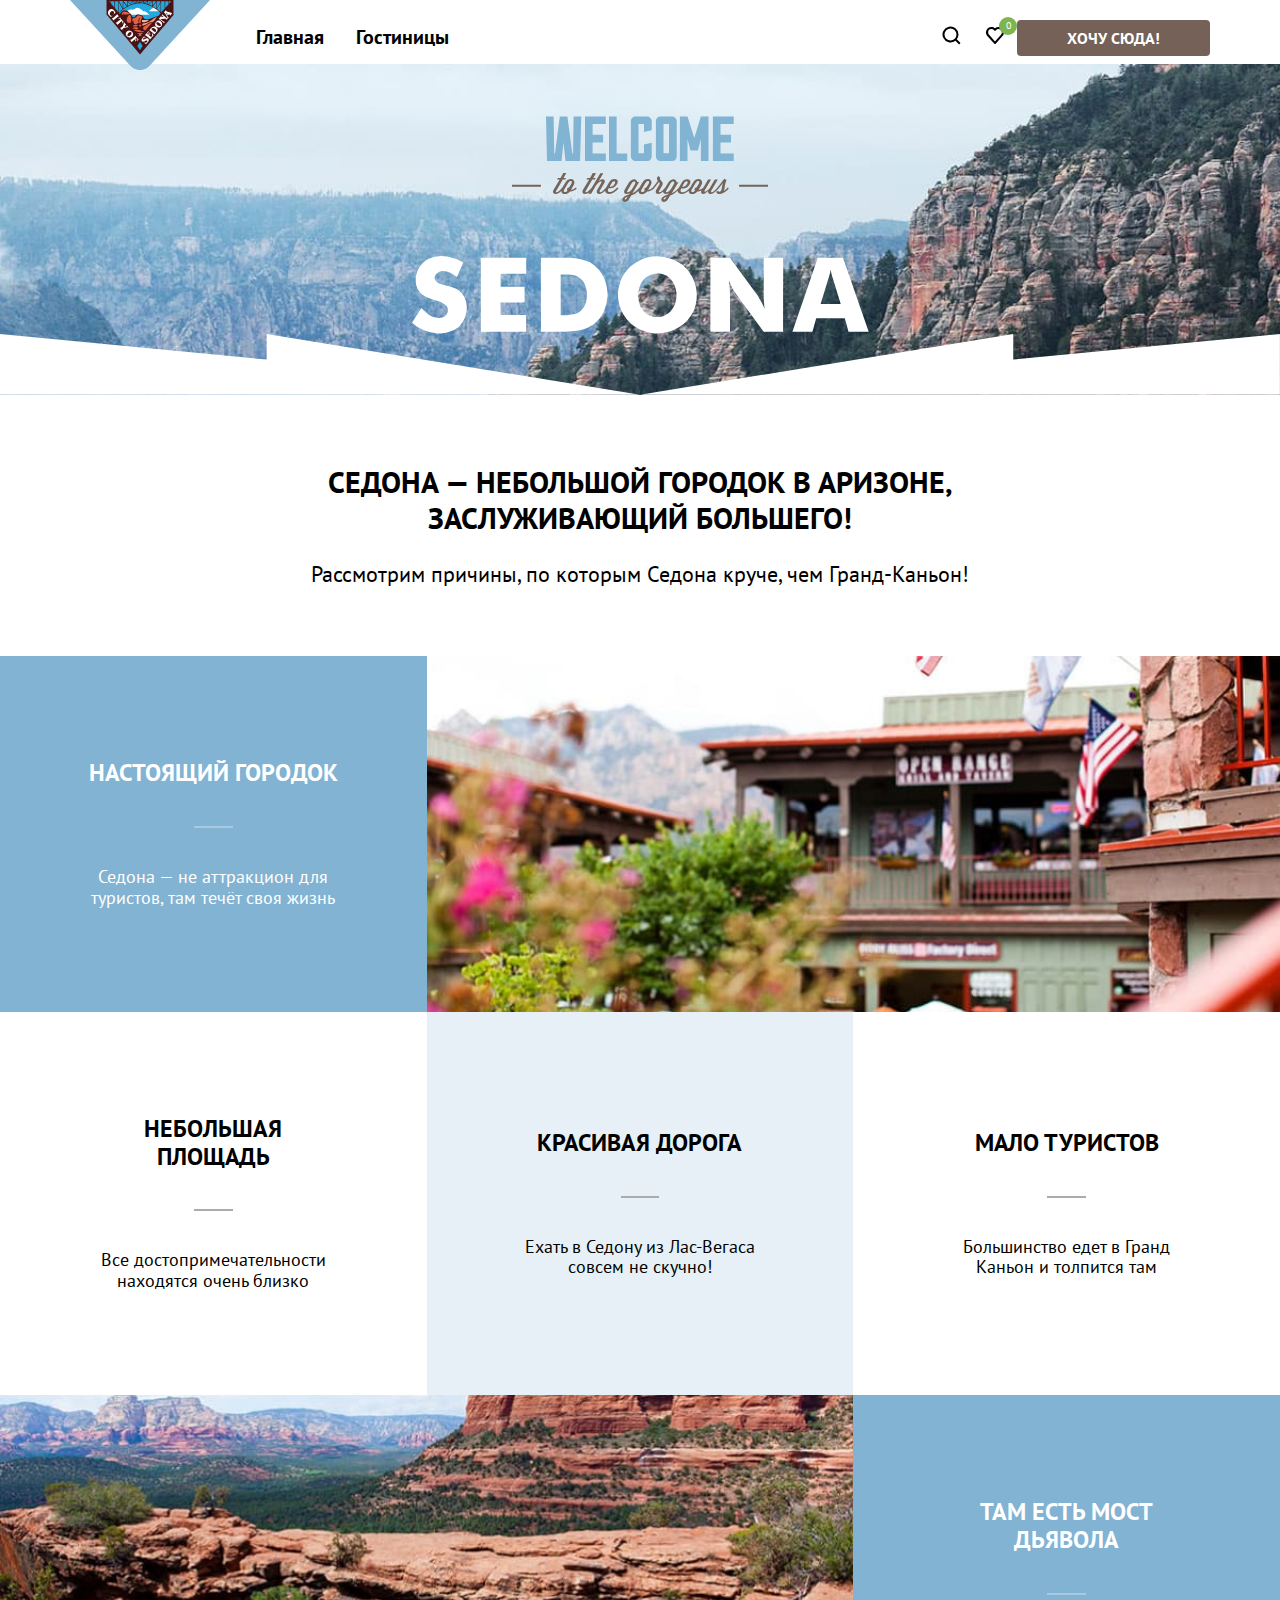
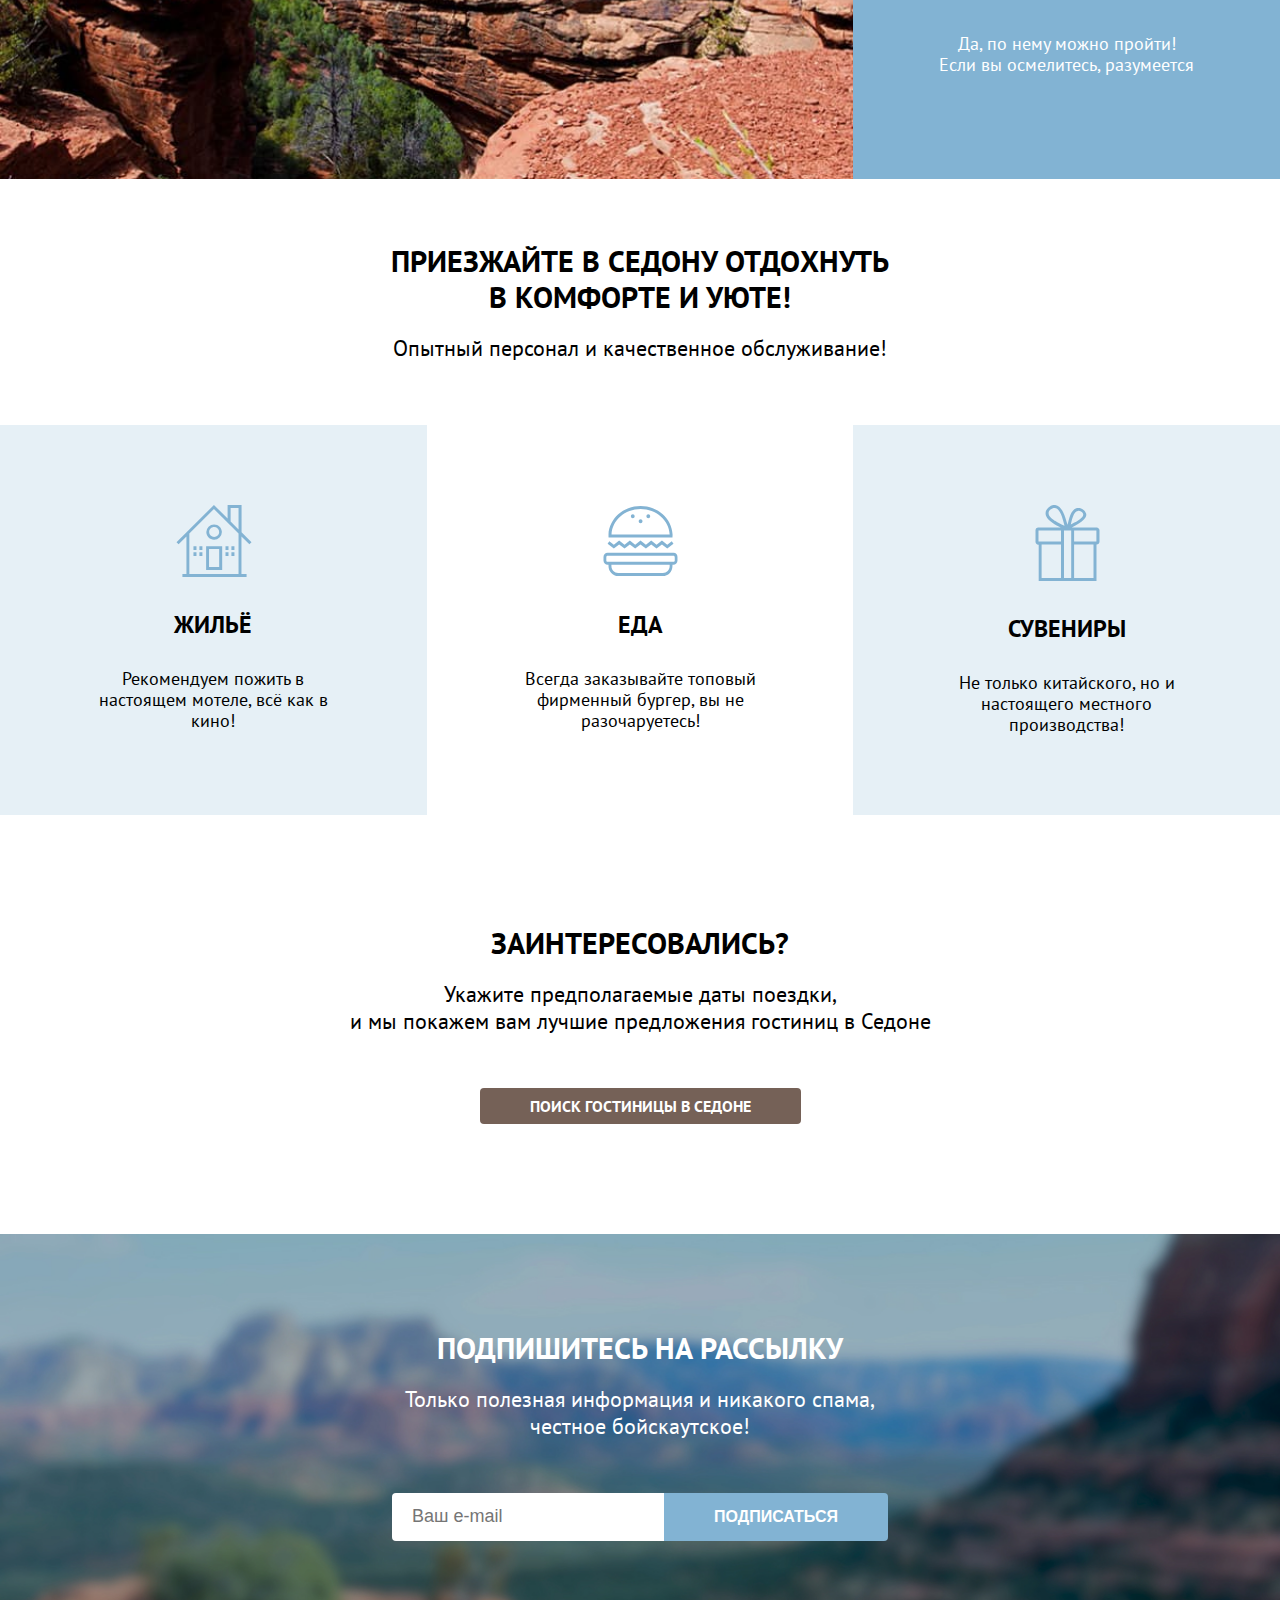
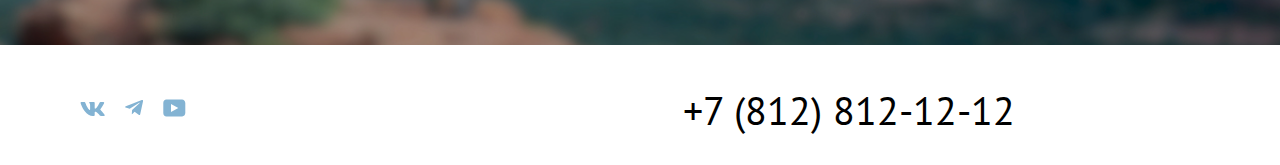
<file: index.html>
<!DOCTYPE html>
<html lang="ru">
  <head>
    <meta charset="UTF-8">
    <meta name="viewport" content="width=device-width, initial-scale=1.0">
    <link rel="stylesheet" href="styles/index.css">
    <title>Sity of Sedona</title>
    <script src="scripts/scripts.js" defer></script>
  </head>
  <body>
    <header class = "header">
      <logo class = "header__logo">
        <svg aria-hidden="true" focusable = "false" xmlns="http://www.w3.org/2000/svg" width="140" height="70" fill="none" class="navigation__logo"><g clip-path="url(#a)"><path fill="#81B3D3" d="M140 0H0l60.36 65.7c5.28 5.8 14 5.8 19.28 0L140 0Z"/><path fill="#23A9E1" d="M37.23.5 69.8 38.4 102.26.7 37.23.5Z"/><path fill="#fff" d="M61.99 14.7h17.55c-1.32-.8-4.47-4.6-6.1-3.2-.1.1-4.96-5.7-8.1-2.9-2.75 2.5-4.06-.3-7.1 1.6-3.66 2.4 2.02 3.7 3.75 4.5Zm27.08-3.5-9.94.1c3.96-4.5 5.68-4 9.94-.1Z"/><path fill="#491213" d="M99.01 3.6V1.2h2.13l-2.13 2.4ZM49.11 13c.1.1 2.43-2.4 6.18-4.9 3.45-2.3 8.72-4.9 14.6-4.9 5.9 0 11.27 2.7 14.72 5 3.75 2.4 6.09 4.8 6.19 4.9l-2.54 3c-4.56.6-7.81 3.9-12.27 3.2-2.24-.4-2.34-1.6-2.95-2.9-.5-1-1.32-.8-2.33-1.2-.91-.4-1.52-1.1-3.45-.7-1.62.4-1.83 2.9-3.96 2.8-1.11-.1-1.21-1.6-2.84-3.6-4.16-4.9-7.95-4.29-10.59.21L49.1 13ZM40.57 1.2v1.9l-1.62-1.9h1.62Zm54.68 0h3.25v3L95.26 8V1.2ZM91.1 12.6V1.2h3.55v7.4l-3.55 4Zm-.5-10.4v9.9a26.33 26.33 0 0 0-3.66-3l3.65-6.9Zm-4.17-.3v6.8c-.5-.3-.9-.7-1.52-1-.7-.4-1.42-.9-2.23-1.3l3.75-4.5Zm-4.46-.2V6c-1.01-.5-2.13-1-3.14-1.5l3.14-2.8Zm.61-.5h3.75l-3.75 4.6V1.2Zm4.36 0h3.65l-3.65 7.1V1.2Zm-8.93 0h3.96l-3.55 3.1c-.1 0-.2-.1-.3-.1l-.1-3Zm-.5.4V4c-1.02-.4-2.03-.7-3.15-.9l3.15-1.5Zm-4.26 0v1.3L71 2.6l2.24-1Zm-6.9 0 2.23 1c-.81 0-1.52.1-2.23.3V1.6Zm-4.16 0 3.14 1.5c-1.11.2-2.13.5-3.14.9V1.6Zm3.65 1.2L62.5 1.2h3.35v1.6Zm3.55-.4-2.84-1.3h2.84v1.3Zm.71-1.2h2.94L70.1 2.5V1.2Zm3.76 0h3.24l-3.24 1.6V1.2ZM61.28 4.3l-3.56-3.1h3.96v3l-.4.1Zm-3.66-2.6 3.15 2.7c-1.12.4-2.13.9-3.15 1.5V1.7Zm-4.36.2 3.65 4.5a22.9 22.9 0 0 0-3.65 2.4V1.9ZM49 2.2l3.65 7c-1.32 1-2.53 2-3.65 3.2V2.2Zm3.75 6L49.1 1.1h3.65v7.1Zm4.37-2.5-3.76-4.6h3.76v4.6ZM44.33 7.5 41.1 3.7V1.2h3.24v6.3Zm.61-6.3h3.55v11.2l-3.55-4.2v-7ZM36.52 0v14.6L70 54.5 103.48 15V0H36.52Z"/><path fill="#23A9E1" d="M67.36 46 70 41.8l2.64 4.2L70 50.2 67.36 46Z"/><path fill="#DC6243" d="M75.28 30.6c-3.45-2-2.64-3.5.2-4.9 1.52-.7 4.87-3.4 6.19-2.5l-6.4 7.4Zm-2.34 2.5c-2.03-.1-4.36-.4-6.39.1 1.22.3 4.26 1.2 1.42 1.9 1.02 1.4 2.64 1.3 3.65.1-.4-.2-.7-.5-1.01-.7 1.11-.3 2.13-.9 2.33-1.4Zm1.22-1.6c-.91-.8-1.93-.8-2.74 0-1.22-2.1-5.48-1.4-7.5-1.7 1.1 2.6 9.73 3.1 10.24 1.7Zm-6.9-2.2c-1.62-.5-6.9-.4-3.45-1.8 1.12-.4 6.8.1 3.45 1.8Zm2.03-3c-.5-1.1.4-2.4 1.72-1.4 1.22.8-.6 2-1.72 1.4Zm-2.94.1c-2.34.7-5.38-.8-1.63-1.5 2.34-.5 4.77.5 1.63 1.5-.1 0 .1 0 0 0Zm-2.64-6.2c-.5 1.6-1.52 1.9-1.42 0 .1-2.3 1.62-1.7 3.25-2.6 1.31-.7 2.03-3.4 4.36-1.8 1.01.7 2.23.1 2.53 1.2 0-.1-2.94 6.7-1.31 6.7-3.25 0-1.83-3.8-.61-6.4-1.22.6-3.15 4.3-1.52 5-.82 1.1-3.45 2.6-4.77 1.5-1.12-1-.51-2.3-.51-3.6ZM59.65 23c-5.68 0-1.82-8.6.1-8.1 2.24.7 1.93 8.2-.1 8.1Zm-6.29-8.2c-2.64-.1-1.52-2.6.3-3.1 1.73-.5 5.28 1.1 6.5 2.2-1.83.6-4.16.5-6.19.6-.2-2-.7-1.3-.6.3Z"/><path fill="#F49774" d="M72.84 25.8c-2.94-3 4.36-2.7 5.58-3.8.81.3 7.1-5.4 8.62-5-1.11 1.3-3.45 5.3-5.07 5.3-1.32 0-2.64-.2-3.65.7-1.52 1.4-3.96 2.1-5.48 2.8Z"/><path fill="#F4B1A4" d="M73.75 22.2c-1.62.9-3.14-2.5-.3-2.2 1.83.2 3.75-.2 5.48.1a5.99 5.99 0 0 1-5.18 2.1Z"/><path fill="#fff" d="M51.84 20.9c.3.4.6.8.5 1.4 0 .4-.6 1-.2 1.2l1.53-1.8c-.4-.1-3.55-3.8-3.55-4.2l-2.13 1.1c.1.4.8 0 1.21 0 .51 0 .92.4 1.32.7-1.11.9-3.85 3.3-4.16 3.3-.1 0-.7-.4-.7 0 0 .2.6.7.7.8l1.42 1.7c.4-.2-.1-.5.1-.8.1-.2 3.25-2.7 3.96-3.4Zm-3.45-4.5c.3-.1.4.3.61 0l-1.62-1.9c-.2-.3-.51-.6-.51 0 .1.4-4.06 3.7-4.26 3.8-.3.1-.5-.3-.71.1l1.42 1.7c.2.2.3.4.5.6.2.2.1-.4.1-.4-.1-.3.31-.6.62-.8 1.01-1 3.55-3.1 3.85-3.1Zm-5.78-.6c-1.12.3-2.44-.1-2.74-1.3-.4-1.2.4-2.4 1.32-3.1.91-.7 2.33-.6 2.84.5.2.5.1 1.1-.1 1.6-.1.3-.4.6 0 .8.6-.7 1.11-1.4 1.72-2.1-.7-.4-1.01-1.1-1.52-1.7-.6-.7-1.32-1.4-2.33-1.5-1.93-.3-3.65 1.7-3.86 3.4-.1.9.2 1.8.81 2.6.51.6 1.22 1.1 1.63 1.8.2.1 1.82-.7 2.13-.8.2 0 .1-.1.1-.2 0 0-.5.2 0 0Zm25.87 23.6c-.71-.5-2.64-3-3.05-3.5l-.2-.3-.2.1c-.1.1.1.4 0 .6-.5.8-3.75 3.2-3.96 3.4-.4.2-.8-.1-1.01.2.5.6 1.82 2.3 2.03 2.3.3 0 .1-.5.1-.6.1-.2 1.72-1.6 2.33-2.1.2-.2.4.3.61.5.2.3.3.7.2 1-.1.2-.5.6-.2.8.4-.5 1.52-1.8 1.73-2 .2-.2-.41 0-.3-.1-.21.1-.52.2-.72 0-.1 0-.71-.7-.6-.8.3-.2.6-.6 1-.7.62-.1 1.02 1 1.12 1.4.1.4.1.8-.1 1.1-.1.3-.3.5 0 .6l1.42-1.9c0 .1-.1.1-.2 0 .1.1-.1 0 0 0Zm-9.34-8.9c-.7 0-1.42.3-2.02.8a3.52 3.52 0 0 0-.51 4.8c1.32 1.7 3.45 1.9 5.17.7a3.52 3.52 0 0 0 .51-4.8 4.1 4.1 0 0 0-3.14-1.5Zm1.22 1.4c.92-.1 1.52.8 1.12 1.8-.4 1-1.42 2-2.44 2.4-1.21.5-2.03-.5-1.52-1.7.4-1 1.42-2 2.44-2.4.1 0 .2-.1.4-.1Zm-2.84-4.6c.3 0 .61.4.81 0l-1.42-1.7c-.4.2 0 .4-.1.6-.2.3-1.72.5-2.13.6.1-.4.61-1.7.81-1.8.4-.3.61.3.81-.1l-1.82-2.1c-.2-.2-.4-.7-.61-.4 0 0 0 1-.1 1.1-.1.2-.61 2.4-1.22 2.9-.3.3-1.52 1.3-1.83 1.4-.3.1-.5-.4-.8 0l1.62 1.9c.1.1.4.6.5.6.3.1 0-.6.1-.7.1-.3 1.63-1.8 2.34-1.9.91-.2 2.03-.5 3.04-.4-.2 0 .2 0 0 0ZM82.07 34c.1.4.2.9.1 1.3-.1.6-.6 1.9-1.42 1.5-.8-.4-1.42-1.1-2.13-1.7.51-.6 1.02-1.1 1.93-.8.2.1.4 0 .2-.2-.3-.2-2.03-1.3-2.13-1.2-.2.2.3.6.1 1-.1.3-.4.5-.6.8-.51-.4-1.22-.8-.71-1.5.4-.4.8-.8 1.42-.9.4-.1 1.21.3 1.31-.1-.7-.3-1.42-.7-2.13-1 .1.5-2.23 2.9-2.73 3.5-.1.1-.41.4-.41.5 0 .3.4.1.4.1.31-.1 4.47 3.3 4.57 3.6.1.2-.1.4 0 .5 0 0 .1.1.2.1.3-.3 2.95-3.9 3.55-4l-1.52-2.4c-.4.2-.1.7 0 .9Zm-4.06 4.4c-1.31-.9-3.65.8-4.05 1-.71.3-1.22-.4-.81-1 .3-.5.9-.8 1.52-.8.2 0 .91.1.91 0 .1-.1.1-.1 0-.2-.6-.4-1.12-.8-1.72-1.1-.1.7-.92 1.1-1.32 1.6-.51.6-1.02 1.3-1.02 2s.4 1.4 1.12 1.7c.7.4 1.52.1 2.23-.3.4-.3.81-.6 1.22-.8.6-.3 1.52 0 1.32.8-.2.7-.92 1.3-1.63 1.5-.4.1-.8.1-1.21-.1-.3-.1-.61-.5-.82-.1l2.34 1.6c.1-.5.3-.7.7-1 .51-.4.92-.9 1.33-1.4.8-.9 1.11-2.5-.1-3.4Zm17.86-28.1c0 .1 0 .1 0 0l-.91 1-.81 1c-.2.2-.3.3 0 .5.5-.3 3.55 4.8 3.34 5.5-.5.2-4.56-3.3-4.66-3.5 0-.1.2-.7-.1-.6-.1 0-.51.6-.61.7l-.61.7c.2.3.3 0 .6 0 .2.1 1.22.9 1.53 1.1-.51 0-1.73.1-1.93.1-.6.1-.3-.4-.71-.6L89.48 18l-.91 1v.1c.2.2.1.1.4 0 .3-.1 4.36 3.2 4.46 3.4.2.3-.1.6.3.8l1.23-1.4c.1-.1.1-.1 0-.1-.3-.2-.3.1-.71.1-.3-.1-2.95-2.2-3.86-3l5.38-.2c.2 0 .7.6.7.8-.1.2-.3.4 0 .5.31-.4.62-.7.92-1.1l.1-.2c.1 0 .1-.1.1-.2l.1-.1c.31-.3 1.22-1.3 1.12-1.4-.3-.3-.4.3-.81 0-.2-.2-.81-1.2-.91-1.4-.2-.3.4-.6.6-.7.51-.3 2.14-.8 2.34.2 0 .2-.2.4-.1.5 0 0 .1.2.2.1l2.13-2.6-.2-.2c-.5.5-5.58-1.5-5.89-1.8-.1-.2-.1-.8-.3-.8Zm-.2 2.6c.8.3 1.52.6 2.33 1l-.6.3c-.21.1-.41.3-.62.5l-1.11-1.8Zm-6.7 7.7a3.7 3.7 0 0 0-3.04 1.3c-1.22 1.5-1.12 3.7.4 4.9 1.53 1.2 3.76.9 4.97-.5 1.22-1.5 1.12-3.7-.4-4.9-.5-.4-1.22-.7-1.93-.8Zm-1.42 1.6c.6 0 1.32.4 1.73.7.8.5 2.23 1.7 1.52 2.7 0-.1.1-.1-.1.1-.82.8-2.24.1-2.95-.5-.7-.5-2.03-1.7-1.21-2.7.3-.2.6-.3 1.01-.3Zm-3.14 4.3a4 4 0 0 0-3.35 1.6c-.61.8-1.32 1.5-1.93 2.3.2.3.5-.1.81.1.3.2 4.16 3.3 4.16 3.5.1.3-.2.4.1.6.1.1 2.94-3.4 3.25-4 .4-1.1.1-2.4-.81-3.2.1.1.2.1 0 0-.81-.6-1.52-.9-2.23-.9Zm-1.12 1.6h.3c1.42.4 3.45 2.1 2.13 3.6l-.4.4c-.2.2-4.26-3-4.06-3.2.4-.5 1.32-.9 2.03-.8Z"/></g><defs><clipPath id="a"><path fill="#fff" d="M0 0h140v70H0z"/></clipPath></defs></svg>
      </logo>
      <nav  class="header__navigation">
        <ul class="header__menu">
          <li class="header__item">
            <a class="header__link" href="index.html">Главная</a>
          </li>
          <li class="header__item ">
            <a class="header__link" href="catalog.html">Гостиницы</a>
          </li>
        </ul>
        <ul class="menu-user header__menu-user">
          <li class="menu-user__item">
            <a class="menu-user__link" href="#">
              <svg aria-hidden="true" focusable = "false" xmlns="http://www.w3.org/2000/svg" width="20" height="20" fill="none"><path fill="#000" d="m19.5 18-3.7-3.7a8 8 0 0 0 1.7-4.8 8 8 0 1 0-3.1 6.3l3.7 3.7 1.4-1.5Zm-10-2.5a6 6 0 0 1-6-6 6 6 0 0 1 12 0 6 6 0 0 1-6 6Z"/></svg>
              <span class="visually-hidden">
                Поиск
              </span>
            </a>
          </li>
          <li class="menu-user__item">
            <a class="menu-user__link" href="#">
              <svg class="menu-user__favourites" aria-hidden="true" focusable = "false" xmlns="http://www.w3.org/2000/svg" width="20" height="20" fill="none"><path fill="#000" d="M9.9 19a1 1 0 0 1-.8-.4l-7-7.9A5.4 5.4 0 0 1 6.5 2C7.8 2 9 2.5 10 3.3a5.5 5.5 0 0 1 9 4.1c0 1.3-.5 2.5-1.3 3.4l-7 7.9c-.2.2-.4.3-.8.3Zm-6-9.5 6.1 6.9 6.2-7c.5-.5.7-1.2.7-2 0-1.8-1.5-3.3-3.3-3.3-1 0-2 .5-2.7 1.3-.3.3-.6.4-.9.4-.3 0-.6-.2-.8-.4a3.7 3.7 0 0 0-2.7-1.3 3.3 3.3 0 0 0-3.3 3.3c-.1.9.3 1.6.7 2.1-.1 0-.1 0 0 0Z"/></svg>
              <span class="menu-user__number" id="favoriteCount">
                0
              </span>
              <span class="visually-hidden">
                Избранное
              </span>
            </a>
          </li>
          <li>
            <a class="menu-user__link button button--brown" id="popoverToggle" href="#">Хочу сюда!</a>
            <div class="popover menu-user__popover" id="popover">
                <button class="popover__close-button" onclick="closePopover()">
                  <svg xmlns="http://www.w3.org/2000/svg" width="52" height="53" fill="none"><circle cx="26" cy="26.2" r="26" fill="#F2F2F2"/><path fill="#000" d="m33.5 21-1.3-1.3-5.7 5.7-5.7-5.7-1.3 1.2 5.7 5.8-5.7 5.7 1.3 1.3 5.7-5.8 5.7 5.8 1.3-1.3-5.7-5.7 5.7-5.8Z"/></svg>
                  <span class="visually-hidden">Закрыть</span>
                </button>
                <div class="popover-content">
                  <h3 class="popover-title">Поиск гостиницы в Седоне</h3>
                  <form class="popover__form" action="https://echo.htmlacademy.ru/">
                    <label class="popover__field popover__field--date">
                      Дата заезда:
                      <input class="popover__input" type="text"  name="check-in" placeholder="Укажите дату">
                    </label>
                    <p class="popover__massage  ">Мы не можем отправить вас в прошлое.</p>
                    <label class="popover__field popover__field--date">
                      Дата выезда:
                      <input class="popover__input" type="text"  name="check-out" placeholder="Укажите дату">
                    </label>
                    <p class="popover__massage">На эти даты есть свободные номера. Пока есть.</p>
                    <div class="popover__wrap">
                      <label class="popover__field">
                      Взрослые:
                      <div class="popover__select">
                      <button class="popover__btn"><svg xmlns="http://www.w3.org/2000/svg" width="20" height="20" fill="none" viewBox="0 0 20 20"><path fill="#756157" fill-opacity=".3" d="M3 9v2h14V9H3Z"/></svg></button>
                      <input class="popover__input" type="number"  name="adults" value="0" placeholder="0">
                      <button class="popover__btn"><svg  xmlns="http://www.w3.org/2000/svg" width="20" height="20" fill="none" viewBox="0 0 20 20"><path fill="#756157" fill-opacity=".3" d="M17 9h-6V3H9v6H3v2h6v6h2v-6h6V9Z"/></svg></button>
                    </div>
                    </label>
                    <label class="popover__field">
                    <div class="popover__info">
                    Дети:
                    <svg class="popover__inf-svg" onmouseover="showPopoverInfo()" onmouseout="hidePopoverInfo()" xmlns="http://www.w3.org/2000/svg" width="26" height="26" fill="none" viewBox="0 0 26 26"><circle cx="13" cy="13" r="13" fill="#83B3D3"/><path fill="#fff" fill-rule="evenodd" d="M12 7h2v2h-2V7Zm2 12h-2v-9h2v9Z" clip-rule="evenodd"/></svg>
                    <div class="popover__pop-info" id="popoverPopInfo">
                    <svg class="popover__triangle" xmlns="http://www.w3.org/2000/svg" width="19" height="9" fill="none" viewBox="0 0 19 9"><g clip-path="url(#a)"><path fill="#333" d="M9.5 0 19 9H0l9.5-9Z"/></g><defs><clipPath id="a"><path fill="#fff" d="M0 0h19v9H0z"/></clipPath></defs></svg>
                    <p class="popover__text">Укажите количество детей, которые будут с вами, возраст которых от 6 до 18 лет. Дети до 6 лет размещаются бесплатно.</p>
                    </div>
                  </div>
                    <div class="popover__select">
                      <button class="popover__btn"><svg xmlns="http://www.w3.org/2000/svg" width="20" height="20" fill="none" viewBox="0 0 20 20"><path fill="#756157" fill-opacity=".3" d="M3 9v2h14V9H3Z"/></svg></button>
                    <input class="popover__input" type="number"  name="kids" value="0" placeholder="0">
                    <button class="popover__btn"><svg xmlns="http://www.w3.org/2000/svg" width="20" height="20" fill="none" viewBox="0 0 20 20"><path fill="#756157" fill-opacity=".3" d="M17 9h-6V3H9v6H3v2h6v6h2v-6h6V9Z"/></svg></button>
                  </div>
                  </label>
                  </div>
                    <button class="popover__button button button--blue" type="submit">Найти</button>
                  </form>
                </div>
            </div>
            <div class="popover__overlay" id="overlay"></div>
          </li>
        </ul>
      </nav>
    </header>
    <main>
      <section class="hero">
        <h1 class="visually-hidden">Добро пожаловать в Седону!</h1>
        <svg aria-hidden="true" focusable = "false" class="hero__header" xmlns="http://www.w3.org/2000/svg" width="188" height="46" fill="none"><path fill="#81B3D3" d="M187.7 37.4v7.7h-20.8V.4h20.8V8h-13.2v10.8H185v7.7h-10.5v10.9h13.2ZM154.9.4h7.6v44.7h-7.6v-22l-3 11.4h-7.4l-3-11.4v22h-7.6V.4h7.6l6.8 21.6L154.9.4ZM123 8h-5.5v29.3h5.5V8Zm3-7.6c2.5 0 4.7 2.1 4.7 4.7v35.3c0 2.6-2.2 4.7-4.7 4.7h-11.4a4.8 4.8 0 0 1-4.7-4.7V5.1c0-2.6 2.1-4.7 4.7-4.7H126ZM98 28.6l7.7-1.8v13.6c0 2.6-2.2 4.7-4.7 4.7H89.6a4.8 4.8 0 0 1-4.7-4.7V5.1c0-2.6 2.1-4.7 4.7-4.7H101c2.5 0 4.7 2.1 4.7 4.7v9.1L98 16V8h-5.5v29.3H98v-8.7Zm-16.8 8.8v7.7H63V.4h7.6v37h10.6Zm-21.4 0v7.7H39V.4h20.8V8H46.6v10.8h10.5v7.7H46.6v10.9h13.2ZM27.6.4h7.7L34 45.1H19.5l-2-18.5-2 18.5H1L0 .4h7.6l.6 37H9l4.8-37h7.6l4.9 37h.8l.5-37Z"/></svg>
        <svg aria-hidden="true" focusable = "false" class="hero__subheader" xmlns="http://www.w3.org/2000/svg" width="256" height="29" fill="none"><path fill="#766458" d="M51.3.1 48.5 5h-2.7l-.9 1.4h2.8l-6.1 10.4c-1.3 2.2-.4 4.2 2.1 4.2 1.8 0 3.7-1.3 5.6-3.1 0 3.8 5.3 4.5 8.6.5h.7c1.8 0 4.6-1.1 6.2-2.9-.2-.4-.7-.9-1.1-1l-.2.2a6.3 6.3 0 0 1-4.6 2.2l2.8-4.8C63.5 9 61.8 6 59 6c-2.3 0-4.1.9-5.9 3.9l-1.5 2.6-1.2 2.1-.2.2c-2.2 2.5-4.3 4.5-5.6 4.5-.7 0-1-.5-.3-1.6l6.5-11.2h2.5L54 5h-2.5L54.3.1h-3Zm7.5 7.8c1 .1 1.4 1.3.4 3L57 14.6h-.1c-1 0-1.8.8-1.8 1.8 0 .4.1.7.3 1v.1c-1.4 2.4-4.9 2-3.1-1.1l2.3-3.9 1.5-2.4c.9-1.6 2-2.2 2.7-2.2Zm22-7.8L78 5h-2.7l-.9 1.4h2.8L71 16.8c-1.3 2.2-.4 4.2 2.1 4.2a7 7 0 0 0 3.9-1.6l-.8 1.3h3l4.6-7.9c4.6-5.8 6.7-5 5.4-2.8l-3.9 6.7c-1.3 2.2-.4 4.2 2.1 4.2 1.8 0 3.8-1.4 5.7-3.2.1 1.9 1.7 3.2 4.1 3.2 3.4 0 6.8-2.6 9.3-5.5-.2-.4-.7-.9-1.1-1l-.2.2c-2.2 2.5-5 4.5-7.1 4.5-1.9 0-3-1.1-1.6-3.6l.3-.5c1.9.8 5.6.4 7.9-3.4l.4-.7c1.6-2.8.1-4.8-2.4-4.8A6.6 6.6 0 0 0 97 9.5l-2.9 5-.2.2c-2.2 2.5-4.3 4.5-5.6 4.5-.7 0-1-.5-.4-1.6l4.4-7.5c1.3-2.3.1-3.9-1.6-3.9-1.3 0-2.7.7-4.2 2.3L91.3.2h-3l-8.4 14.4-.2.2c-2.2 2.5-4.3 4.5-5.6 4.5-.7 0-1-.5-.3-1.6l6.5-11.2h2.5l.9-1.4h-2.5L84 .2 80.8.1Zm21.3 8.2c1-.1 1.5.9.5 2.6l-.4.7c-1.4 2.4-3.4 2.4-4.5 2l1.9-3.4c.7-1.2 1.7-1.8 2.5-1.9Zm44.3-5.4c-1.7 1.5-1.9 3.2-.8 4.6l.3.3a74.8 74.8 0 0 1-5.1 6.7l-.2.2a6.3 6.3 0 0 1-4.6 2.2l2.8-4.8c1.8-3.1.1-6.1-2.7-6.1-2.3 0-4.1.9-5.9 3.9l-1.5 2.6-1.2 2.1-.2.2a20.4 20.4 0 0 1-7 5.7l6.8-11.4h-1.8c0-1.2-1.3-2.9-3.2-2.9-1.6 0-3.9 1.3-5.2 3.4l-4.2 7.2c-1.3 2.2-.4 4.2 2.1 4.2.8 0 1.9-.4 2.9-1l-.8 1.4c-4.1 1.2-6.6 2.9-6.6 5.1 0 2.9 4.4 3.5 6.6-.2l2.3-3.9c2.4-.7 4.8-2.1 7.2-4.5 0 3.8 5.3 4.6 8.6.5h.7c1.8 0 4.6-1.1 6.2-2.9l5-6.4.4.5c.4.5.5 1.1.2 1.7l-3.2 5.5c-1.3 2.2-.4 4.2 2.1 4.2 1.5 0 3.2-1 4.8-2.4-.1 1.4.9 2.4 2.6 2.4.8 0 1.9-.4 2.9-1l-.8 1.4c-4.1 1.2-6.6 2.9-6.6 5.1 0 2.9 4.4 3.5 6.6-.2l2.3-3.9c2.5-.8 4.9-2.2 7.4-4.6.1 1.9 1.7 3.2 4.1 3.2 2.5 0 4.9-1.4 7-3.2-.1 3.9 5.3 4.7 8.6.6h.7c.9 0 2.2-.3 3.4-.9-.8 2.1-.1 3.5 1.7 3.5 1.7 0 3.5-1.5 5-2.9-.3 1.6.7 2.9 2.6 2.9 2.5 0 5.4-2.6 7.9-5.5l4.3-5.4c-1.2 3.1-.6 8.7-3.4 8.7-1 0-1.4-1.1-1.4-1.1l-1.9 1s.6 2.4 3.3 2.4l.8-.1h.1c3.1-.4 6.1-2.8 8.4-5.4-.2-.5-.7-.9-1.1-1l-.2.2a21.7 21.7 0 0 1-3.6 3.2c1-2.8.8-7.2 2.6-11l-2.3-1.2a118 118 0 0 1-6.7 8.7l-.2.2c-2.2 2.5-4.3 4.5-5.6 4.5-.7 0-1-.5-.3-1.6l6.4-11.2h-3l-5.4 9.3c-2.3 2.1-4.1 3.2-4.6 3-.8-.3 0-1.4.4-2.1l5.9-10.2h-3l-4.7 8.1-.2.2a6.3 6.3 0 0 1-4.6 2.2l2.8-4.8c1.8-3.1.1-6.1-2.7-6.1-2.3 0-4.1.9-5.9 3.9l-1.5 2.6-1.2 2.1-.2.2c-2.2 2.5-5 4.5-7.1 4.5-1.9 0-3-1.1-1.6-3.6l.3-.5c1.9.8 5.6.4 7.9-3.4l.4-.7c1.6-2.8.1-4.8-2.4-4.8a6.6 6.6 0 0 0-5.7 3.4l-2.9 5-.2.2a20.4 20.4 0 0 1-7 5.7l6.8-11.4h-1.8c0-1.2-1.3-2.9-3.2-2.9-1.6 0-3.9 1.3-5.2 3.4l-2.9 4.9-.2.2c-2.2 2.5-4.3 4.5-5.6 4.5-.7 0-1-.5-.3-1.6l3-5.2c1-1.8.6-2.9-.4-4l-1.7-2c-.4-.5-.4-1.1.2-1.7l-1.9-1.9Zm-10.3 5c1 .1 1.5 1.3.4 3l-2.2 3.7h-.1c-1 0-1.8.8-1.8 1.8 0 .4.1.7.3 1v.1c-1.4 2.4-4.9 2-3.1-1.1l2.3-3.9 1.5-2.4c.9-1.6 1.9-2.2 2.7-2.2Zm50.2 0c1 .1 1.5 1.3.4 3l-2.2 3.7h-.1c-1 0-1.8.8-1.8 1.8 0 .4.1.7.3 1v.1c-1.4 2.4-4.9 2-3.1-1.1l2.3-3.9 1.5-2.4c.8-1.6 1.9-2.2 2.7-2.2Zm-11.7.4c1-.1 1.5.9.5 2.6l-.4.7c-1.5 2.4-3.4 2.4-4.5 2l1.9-3.4c.7-1.2 1.7-1.8 2.5-1.9Zm-52.4.2c1 0 1.7.9.8 2.4l-2.3 4c-1.8 2.9-3.7 4.3-4.9 4.3-.7 0-1-.5-.3-1.6l4.2-7.3c.7-1.2 1.7-1.8 2.5-1.8Zm38.9 0c1 0 1.7.9.8 2.4l-2.3 4c-1.8 2.9-3.7 4.3-4.9 4.3-.7 0-1-.5-.3-1.6l4.2-7.3c.7-1.2 1.7-1.8 2.5-1.8Zm-45.3 14.9-1.4 2.4c-.6 1.1-1.7.9-1.7.1 0-.7.8-1.6 3.1-2.5Zm38.9 0-1.4 2.4c-.6 1.1-1.7.9-1.7.1.1-.7.8-1.6 3.1-2.5ZM0 11.8h28.9v1.9H0v-1.9Zm227.1 0H256v1.9h-28.9v-1.9Z"/></svg>
        <svg aria-hidden="true" focusable = "false" class="hero__title" xmlns="http://www.w3.org/2000/svg" width="457" height="78" fill="none" viewBox="0 0 457 78"><path fill="#fff" d="m380.4 75.7 25.4-74H431l25.7 74h-20.2l-3.7-13.4h-28.6l-3.8 13.4h-20Zm35.7-52.1-7.5 24.5h20.1l-7.5-24.5L420 20l-.8-3.8-.3-1.3-.2-1.3-.3 1.3-.2 1.3-.1.5-.1.3a41.8 41.8 0 0 1-1.9 6.6ZM298.4 75.7v-74h19.5l27.9 38 2 3.5 2 3.6 1.4 3 1.4 2.9-.3-2.4-.2-2.4-.3-4.8-.1-5V1.8h19.4v74h-19.4l-28.1-38.2a51.9 51.9 0 0 1-4.2-7.4l-1.4-2.9c-.4-.9-.7-1.9-1.2-2.8a85.6 85.6 0 0 1 1.2 14.7v36.5h-19.6Zm-88-54.9a36.7 36.7 0 0 1 14.9-15.1 40.8 40.8 0 0 1 34.1-2.8 36.1 36.1 0 0 1 20.9 18.2c3 5.9 4.5 12 4.5 18.5l-.1 2.4-.2 2.3a38.6 38.6 0 0 1-2.4 9.5 37.1 37.1 0 0 1-15.2 17.5 41.8 41.8 0 0 1-21.7 6.2l-1.6-.1h-1.5a42.2 42.2 0 0 1-15.3-4.3 37.5 37.5 0 0 1-15.3-14.5 38.5 38.5 0 0 1-5.6-19.7l.1-3c.1-1 .2-2.1.5-3.1.4-2 .9-4.1 1.6-6 .4-2.2 1.3-4.1 2.3-6Zm52.8 26.6.6-2.4.5-2.6.1-1.6.1-1.5-.1-1.4v-1.4c-.4-3.3-1.4-6.5-3-9.6a18 18 0 0 0-6.7-7.2l-2.3-1-2.3-.8a9 9 0 0 0-2.3-.3c-.8-.2-1.5-.2-2.3-.2-3.9 0-7.6 1.2-10.9 3.7a19.6 19.6 0 0 0-7 9.9l-.2.5v.5l-.6 2.2-.5 2.2-.2 1.6v2.4l.1.8c.2 4.1 1.5 8 3.7 11.7 2.3 3.6 5.5 6 9.5 7.2l1.4.5 1.5.2 1.4.2h1.4a18 18 0 0 0 11-3.6c3.3-2.6 5.7-5.9 7.1-10Zm-82.1 21.4a32.6 32.6 0 0 1-11.8 5.1 80 80 0 0 1-12.9 1.7l-3.7.1h-23.8v-74H154l3.6.1c4.2.2 8.3.8 12.3 1.7a31.3 31.3 0 0 1 21.4 17.1c2.4 5 3.8 10.1 4.1 15.3l.1 1.4v2.9a40.4 40.4 0 0 1-3.9 15.9c-2.4 5.1-6 9.4-10.5 12.7Zm-32.4-9.7.7.1h.8l.8.1h3.1l2.4-.2c2-.2 4-.5 5.9-1 1.9-.5 3.7-1.4 5.2-2.4 2.5-1.8 4.3-4.2 5.5-7.2 1.2-3.1 1.9-6.3 1.9-9.6V38l-.1-.9c-.2-2.9-.9-5.8-2.1-8.5-1.2-2.8-2.9-5-5.1-6.6a14.2 14.2 0 0 0-5.5-2.7c-2-.5-4-.7-6-.8h-7.5v40.6ZM68.8 75.7v-74h45.4v16.1H88.6v13h24v15.8h-24v12.5h25.5v16.6H68.8ZM9.4 51.9l.1.2.2.1c2.1 2.3 4.5 4.5 7.1 6.5a16 16 0 0 0 9.1 3.1l.2.1h.3l.2.1h1.3l1-.2c1.2-.2 2.4-.7 3.5-1.4a6.8 6.8 0 0 0 2.7-2.6l.2-.5.2-.5.3-1.5.1-1.3c0-2.1-.9-3.8-2.8-5.2a21 21 0 0 0-8.2-4.1l-2.2-.6h-.2l-.2-.1c-3.8-.9-7.4-2.4-10.7-4.4a16.6 16.6 0 0 1-6.9-8.9L4 28.3l-.3-2.7v-3.4l.3-1.9c.2-1.6.6-3.1 1.2-4.6.5-1.5 1.2-2.9 2.1-4.2 2.5-4.1 5.7-7 9.5-8.8A29.3 29.3 0 0 1 32.1.2l3.3.3a45.3 45.3 0 0 1 15.9 6.1l-6.4 14.3a56 56 0 0 0-6.6-4.1 15.9 15.9 0 0 0-7.5-1.7h-.9a9 9 0 0 0-5 2.4c-1.5 1.3-2.3 2.7-2.3 4.3v.7l.3.7c.2.5.4 1 .8 1.5L25 26a14 14 0 0 0 3.7 2l5.1 1.6a247 247 0 0 1 7.8 2.1c4.3 1.5 7.6 4.1 9.8 7.8 2.2 3.6 3.3 7.4 3.4 11.4v.6l-.1 1.4v1.3c-.5 4-1.8 7.9-3.9 11.5a22.1 22.1 0 0 1-8.5 8.4 29 29 0 0 1-8.3 2.6l-3.5.5c-1.1.2-2.2.2-3.4.2h-1.4A41.7 41.7 0 0 1 0 66.7l9.4-14.8Z"/></svg>
        <svg aria-hidden="true" focusable = "false" class="hero__vector" xmlns="http://www.w3.org/2000/svg" viewBox="0 0 1200 57" fill="none"><path fill="#fff" d="M0 57V0l250 24V0l350 57L950 0v24l250-24v57H0Z"/></svg>
      </section>
      <section class="advantages">
          <h2 class="visually-hidden">Преимущества Седоны перед Гранд-Каньоном</h2>
          <h3 class="advantages__header">Седона — небольшой городок в Аризоне,<br>
            заслуживающий большего!</h3>
          <h4 class="advantages__subheader">Рассмотрим причины, по которым Седона круче, чем Гранд-Каньон!</h4>
        <ul class="advantages__list">
          <li class = "advantages__item advantages__item--blue">
            <h5 class = "advantages__title">Настоящий городок</h5>
            <hr class="advantages__vector advantages__vector--blue">
            <h6 class = "advantages__discription">Седона — не аттракцион для туристов, там течёт своя жизнь</h6>
          </li>
         <li class = "advantages__photo"><img class = "advantages__img" src="img/city.jpg" alt="Городок Седона">
         </li>
          <li class = "advantages__item">
            <h5 class = "advantages__title">Небольшая площадь</h5>
            <hr class="advantages__vector">
            <h6 class = "advantages__discription">Все достопримечательности находятся очень близко</h6>
          </li>
          <li class = "advantages__item card-light-blue">
            <h5 class = "advantages__title">Красивая дорога</h5>
            <hr class="advantages__vector">
            <h6 class = "advantages__discription">Ехать в Седону из Лас-Вегаса совсем не скучно!</h6>
          </li>
          <li class = "advantages__item">
            <h5 class = "advantages__title">Мало туристов</h5>
            <hr class="advantages__vector">
            <h6 class = "advantages__discription">Большинство едет в Гранд Каньон и толпится там</h6>
          </li>
          <li class = "advantages__photo">
            <img class = "advantages__img" src="img/bridge.jpg" alt="Мост дьявола">
          </li>
          <li class = "advantages__item advantages__item--blue">
            <h5 class = "advantages__title">Там есть мост дьявола</h5>
            <hr class="advantages__vector advantages__vector--blue ">
            <h6 class = "advantages__discription">Да, по нему можно пройти! Если вы осмелитесь, разумеется</h6>
          </li>
      </ul>
      </section>
      <section class="service">
          <h2 class="visually-hidden">Сервис, персонал и обслуживание</h2>
          <h3 class="service__header">Приезжайте в Седону отдохнуть<br> в комфорте и уюте!</h3>
          <h4 class="service__subheader">Опытный персонал и качественное обслуживание!</h4>
        <ul class="service__list">
          <li class = "service__item card-light-blue">
            <svg aria-hidden="true" focusable = "false" class = "service__icon" xmlns="http://www.w3.org/2000/svg" width="77" height="72" fill="none"><path fill="#83B3D3" d="M31.12 65h16.06V41.2H31.12V65Zm2.91-20.9h10.14v18H34.03v-18Z"/><path fill="#83B3D3" d="m74.4 39.3 2.1-2.1-9.94-9.9V0H52.6v13.6L38.95 0 1.5 37.2l2.1 2.1 7.84-7.8v37.6H7.42V72h64.16v-2.9h-5.12V31.5l7.93 7.8ZM63.54 69.1h-49.2V28.5l24.6-24.4 24.6 24.4v40.6Zm0-44.7-7.93-7.9V2.9h7.93v21.5Z"/><path fill="#83B3D3" d="M31.32 27.1c0 4.3 3.51 7.7 7.73 7.7a7.8 7.8 0 0 0 7.83-7.7c0-4.3-3.51-7.7-7.83-7.7a7.72 7.72 0 0 0-7.73 7.7Zm7.83-5a5 5 0 0 1 5.02 4.9c0 2.7-2.2 4.9-5.02 4.9a5 5 0 0 1-5.02-4.9c0-2.7 2.2-4.9 5.02-4.9ZM21.48 41.2h-3.01v3.9h3.01v-3.9ZM27.4 41.2h-3v3.9h3v-3.9ZM21.48 47.2h-3.01v3.9h3.01v-3.9ZM27.4 47.2h-3v3.9h3v-3.9ZM53.5 41.2h-3v3.9h3v-3.9ZM59.43 41.2h-3.01v3.9h3.01v-3.9ZM53.5 47.2h-3v3.9h3v-3.9ZM59.43 47.2h-3.01v3.9h3.01v-3.9Z"/></svg>
            <div class="service__text">
              <h5 class = "service__title">Жильё</h5>
            <h6 class = "service__discription">Рекомендуем пожить в настоящем мотеле,
              всё как в кино!</h6>
            </div>
          </li>
          <li class = "service__item">
            <svg aria-hidden="true" focusable = "false" class = "service__icon" xmlns="http://www.w3.org/2000/svg" width="76" height="72" fill="none"><path fill="#83B3D3" d="M71.58 47.7H5.6c-2.3 0-4.11 1.9-4.11 4.3v3.5c0 2.4 1.9 4.3 4.11 4.3h.9v1.1c0 5.5 4.31 10.1 9.63 10.1h44.7c5.32 0 9.63-4.5 9.63-10.1v-1.1h.9c2.31 0 4.12-1.9 4.12-4.3V52a4 4 0 0 0-3.91-4.3Zm-3.91 13.2c0 3.9-3.01 7-6.72 7H16.14c-3.71 0-6.72-3.2-6.72-7v-1.1h58.25v1.1Zm5.1-5.4c0 .7-.6 1.3-1.2 1.3H5.52c-.7 0-1.2-.6-1.2-1.3V52c0-.7.6-1.3 1.2-1.3h65.97c.7 0 1.2.6 1.2 1.3.1 0 .1 3.5.1 3.5ZM17.14 39.4l5.41 4.1 5.32-4.1 5.3 4.1 5.32-4.1 5.42 4.1 5.31-4.1 5.31 4.1 5.42-4.1 5.31 4.1 6.22-4.7-1.7-2.5-4.52 3.4-5.31-4.1-5.42 4.1-5.31-4.1-5.31 4.1-5.42-4.1-5.31 4.1-5.31-4.1-5.32 4.1-5.41-4.1-5.31 4.1-4.52-3.4-1.7 2.5 6.22 4.7 5.3-4.1ZM9.52 32.5h60.95c0-.6.1-1.2.1-1.9v-1.2C69.87 13.7 55.84 1 38.6 1 21.25 1 7.21 13.7 6.51 29.5v1.2c0 .6 0 1.2.1 1.8h2.91ZM38.59 4c15.64 0 28.47 11.3 29.08 25.5H9.52C10.12 15.4 22.95 4 38.59 4Z"/><path fill="#83B3D3" d="M38.6 18.3c1.05 0 1.9-.9 1.9-2s-.85-2-1.9-2c-1.06 0-1.91.9-1.91 2s.85 2 1.9 2ZM30.77 13.2c1.06 0 1.9-.9 1.9-2s-.84-2-1.9-2c-1.05 0-1.9.9-1.9 2s.85 2 1.9 2ZM46.31 13.2c1.05 0 1.9-.9 1.9-2s-.85-2-1.9-2c-1.05 0-1.9.9-1.9 2s.85 2 1.9 2Z"/></svg>
            <div class="service__text">
            <h5 class = "service__title">Еда</h5>
            <h6 class = "service__discription">Всегда заказывайте топовый фирменный бургер, вы не разочаруетесь!</h6>
          </div>
          </li>
          <li class = "service__item card-light-blue">
            <svg aria-hidden="true" focusable = "false" class = "service__icon" xmlns="http://www.w3.org/2000/svg" width="76" height="76" fill="none"><path fill="#83B3D3" d="M67.6 22.5H42.8c13.8-7 14.9-11.3 14.4-13.7-1.2-4-5.7-7-10-5.5-5.6 2.2-7.1 10.5-8.6 16.5-2-6.1-3.8-13.8-8.2-17.8a7.3 7.3 0 0 0-5.8-2c-4 .4-9.8 5.5-7.5 11 2.3 5.5 9.7 8.9 14.6 11.6H9.4a2.9 2.9 0 0 0-2.9 2.9v11.3c0 1.6 1.3 2.9 2.9 2.9h.3V76h57.8V39.6h.1c1.6 0 2.9-1.3 2.9-3V25.5c0-1.6-1.3-3-2.9-3ZM48.9 5.9c2.1-.3 5 1.3 5.3 3.2.4 2.8-3.4 5.3-5.1 6.4-2.5 1.7-4.9 2.6-7.3 4 .9-3.6 2.5-13 7.1-13.6ZM26 15.9c-2.2-1.5-6.5-4.4-6.4-7.8.1-3.7 5.7-6.7 8.8-4 3.9 3.5 5.7 11.2 7.1 16.7-3.2-1.5-6.3-2.8-9.5-5ZM32 73H12.6V39.6H32V73Zm0-36.5H9.5v-11H32v11Zm10.2 0V73H35V25.6h7.2v10.9ZM64.5 73H45.1V39.6h19.4V73Zm2.9-36.5H45.1v-11h22.3v11Z"/></svg>
            <div class="service__text">
            <h5 class = "service__title">Сувениры</h5>
            <h6 class = "service__discription">Не только китайского, но и настоящего местного производства!</h6>
          </div>
          </li>
      </ul>
      </section>
      <section class="hostel">
          <h2 class="visually-hidden">Гостиницы в Седоне</h2>
          <h3 class="hostel__header">Заинтересовались?</h3>
          <h4 class="hostel__subheader">Укажите предполагаемые даты поездки,<br> и мы покажем вам лучшие предложения гостиниц в Седоне</h4>
          <a href="catalog.html" class="hostel__link button button--brown">ПОИСК ГОСТИНИЦЫ в седоне</a>
      </section>
      <section class="subscription subscription--background">
        <h3 class="subscription__header">Подпишитесь на рассылку</h3>
        <h4 class="subscription__subheader">Только полезная информация и никакого спама,<br> честное бойскаутское!</h4>
        <form class="subscription__form" action="https://echo.htmlacademy.ru/" method="post">
          <input class="field subscription__field" type="email" placeholder="Ваш e-mail" name="subscription-email" id="subscription-email"
            required>
          <button class="subscription__button button button--blue" type="submit">Подписаться</button>
        </form>
      </section>
    </main>
    <footer class="footer">
      <ul class="footer__social">
        <li class="footer__item">
          <a class="footer__link" href="https://vk.com/htmlacademy">
            <svg class="footer__icon" aria-hidden="true" focusable = "false" xmlns="http://www.w3.org/2000/svg" width="25" height="14" fill="#83B3D3"><path  fill-rule="evenodd" d="M24.1 1c.2-.6 0-1-.8-1h-2.6c-.7 0-1 .3-1.1.7 0 0-1.4 3.2-3.3 5.3-.6.6-.9.8-1.2.8-.2 0-.4-.2-.4-.7V.9c0-.6-.2-.9-.8-.9h-4c-.5 0-.8.3-.8.6 0 .6 1 .8 1 2.5V7c0 .8 0 1-.4 1-.9 0-3-3.2-4.3-6.9-.3-.7-.5-1-1.2-1H1.6C.8 0 .6.3.6.7c0 .7 1 4.1 4.2 8.6 2.2 3 5.2 4.7 8 4.7 1.7 0 1.9-.4 1.9-1v-2.3c0-.8.2-.9.7-.9.4 0 1 .2 2.6 1.7 1.8 1.7 2 2.5 3 2.5h2.7c.7 0 1.1-.4 1-1.1-.3-.7-1.2-1.8-2.3-3L20.6 8c-.4-.5-.3-.7 0-1.1 0 0 3.2-4.4 3.5-6Z" clip-rule="evenodd"/></svg>
            <span class="visually-hidden">Вконтакте</span>
          </a>
        </li>
        <li class="footer__item">
          <a class="footer__link" href="https://t.me/htmlacademy">
            <svg class="footer__icon" aria-hidden="true" focusable = "false" xmlns="http://www.w3.org/2000/svg" width="18" height="16" fill="#83B3D3"><path  d="M16.8.1.8 6.2c-1 .5-1 1-.2 1.4l4.1 1.2 9.5-6c.5-.2.9 0 .5.2l-7.6 7-.3 4.2c.4 0 .6-.2.8-.4l2-2 4.1 3c.8.5 1.3.3 1.5-.6L18 1.4c.3-1.1-.4-1.6-1.1-1.3Z"/></svg>
            <span class="visually-hidden">Telegram</span>
          </a>
        </li>
        <li class="footer__item">
          <a class="footer__link" href="https://www.youtube.com/channel/UChUxTMjJGo-JDRY8pNTGL2g">
            <svg class="footer__icon" aria-hidden="true" focusable = "false" xmlns="http://www.w3.org/2000/svg" width="23" height="18" fill="#83B3D3"><path d="M19 .5H3.4C1.6.5.3 2.1.3 3.9v10c0 2 1.3 3.6 3.2 3.6h15.7c1.6 0 3.1-1.6 3.1-3.4V3.9C22.1 2.1 20.8.5 19 .5ZM8 13V5l7.3 4L8 13Z"/></svg>
            <span class="visually-hidden">YouTube</span>
          </a>
        </li>
      </ul>
      <a class="footer__phone" href="tel:+78128121212">+7 (812) 812-12-12</a>
    </footer>
  </body>
</html>
</file>
<file: styles/index.css>
@import url(global.css);
@import url(header.css);
@import url(menu-user.css);
@import url(popover.css);
@import url(main/hero.css);
@import url(main/advantages.css);
@import url(main/service.css);
@import url(main/hostel.css);
@import url(main/subscription.css);
@import url(catalog/filters.css);
@import url(catalog/group.css);
@import url(catalog/hostels.css);
@import url(footer.css);
</file>
